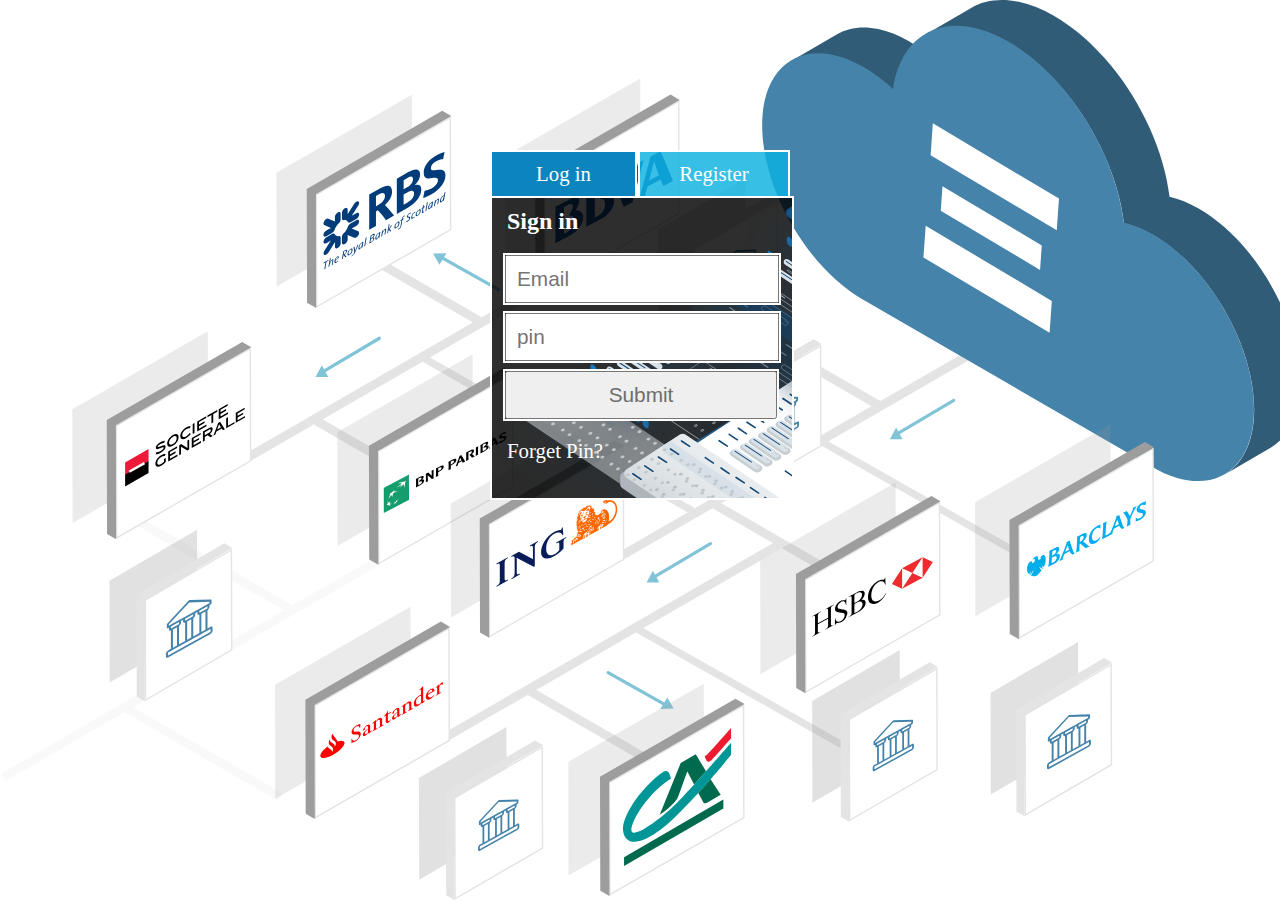
<file: index.html>
<!DOCTYPE html>
<html lang="en">
<head>
	<meta charset="UTF-8">
	<meta http-equiv="X-UA-Compatible" content="IE=edge">
	<meta name="viewport" content="width=device-width, initial-scale=1.0">
	<title>loggin</title>
	<link rel="stylesheet" href="style.css">
</head>
<body>
	
<div id="container">
        <div id="tabs">
            <p id="lt" class="tabs" onclick="loginTabFun()">Log in</p>
            <p id="rt" class="tabs" onclick="regTabFun()">Register</p>

            <div id="clear"></div>
        </div>

        <div id="cont">
            <div id="login" class="comm">
                <h3>Sign in</h3>

                <input class="all" id="se" type="email" placeholder="Email" required/>
                <input class="all" id="sp" type="password" placeholder="pin" required/>
                <input class="all" type="submit" onclick="login()" value="Submit"/>

                <p onclick="forTabFun()">Forget Pin?</p>
            </div>
            <div id="register" class="comm">
                <h3>Register</h3>

                <input class="all" id="re" type="email" placeholder="Email" required/>
                <input class="all" id="rp" type="password" placeholder="Pin" required/>
                <input class="all" id="rrp" type="password" placeholder="Rewrite your pin" required/>
                <input class="all" type="submit" onclick="register()" value="Submit"/>

            </div >
            <div id="forgot" class="comm">
            <h3>Forgot pin</h3>
            <div>
                <input class="all" id="fe" type="email" placeholder="Email" required/>
                <input class="all" type="submit" onclick="forgot()" value="Submit"/>
            </div>
            </div>
        </div>
    </div>

  <script  src="./script.js"></script>
</body>
</html>
</file>
<file: style.css>
body {
  background-image: url(./demo2.svg);
  background-repeat: no-repeat;
  background-size: cover;
  background-attachment: fixed;
}

.sort {
  color: black;
}

th {
  color: white;
  background-color: black;
}

.alert {
  font-size: 25px;
  font-weight: 800;
}

.container {
  box-shadow: 2px 2px 2px 2px rgba(0, 0, 0, 0.555);
  margin-top: 80px;
  z-index: 100;
  border-radius: 4px;
  background-color: white;
  background-repeat: no-repeat;
  background-size: cover;
}

@media (max-width: 720px) {
  .btn {
    float: right;
  }
}

* {
  padding: 0;
  margin: 0;
  /*box-size:border-box;*/
}

#container {
  width: 300px;
  margin: 0 auto;
  margin-top: 150px;
}

.tabs {
  display: table-cell;
  width: 30%;
  background-color: rgba(11, 177, 224, 0.82);
  padding: 10px;
  float: left;
  text-align: center;
  vertical-align: middle;
  border: 2px solid #ffffff;
  border-bottom: 0px;
  position: relative;
  font-size: 1.3em;
  color: #ffffff;
}

.tabs:hover, p {
  cursor: pointer;
}

#lt {
  background-color: #0c84bd;
  width: 123px;
}

#rt {
  width: 128px;
  margin-left: 1px;
}

#cont {
  width: 100%;
  height: 300px;
  background-color: rgba(0, 0, 0, 0.82);
  background-image: url(./demo4.svg);
  border: 2px solid #ffffff;
}

.all {
  display: block;
  width: 250px;
  margin: 10px 13px;
  padding: 10px;
  font-size: 1.3em;
  color: rgba(11, 177, 224, 0.82);
  outline: 2px solid #ffffff;
}

input[type="submit"] {
  width: 272px;
  color: #6e6e6e;
}

#clear {
  clear: both;
}

.comm {
  position: absolute;
  visibility: hidden;
}

#login {
  visibility: visible;
}

h3 {
  display: table-cell;
  vertical-align: middle;
  padding: 10px 15px;
  font-size: 1.5em;
  color: #ffffff;
}

#forgot h3 {
  display: block;
  margin-top: 30px;
  text-align: center;
}

#forgot div {
  margin-top: 30px;
}

p {
  padding: 10px 15px;
  font-size: 1.3em;
  color: #ffffff;
}

td {
  color: #000;
  font-size: 20px;
}
</file>
